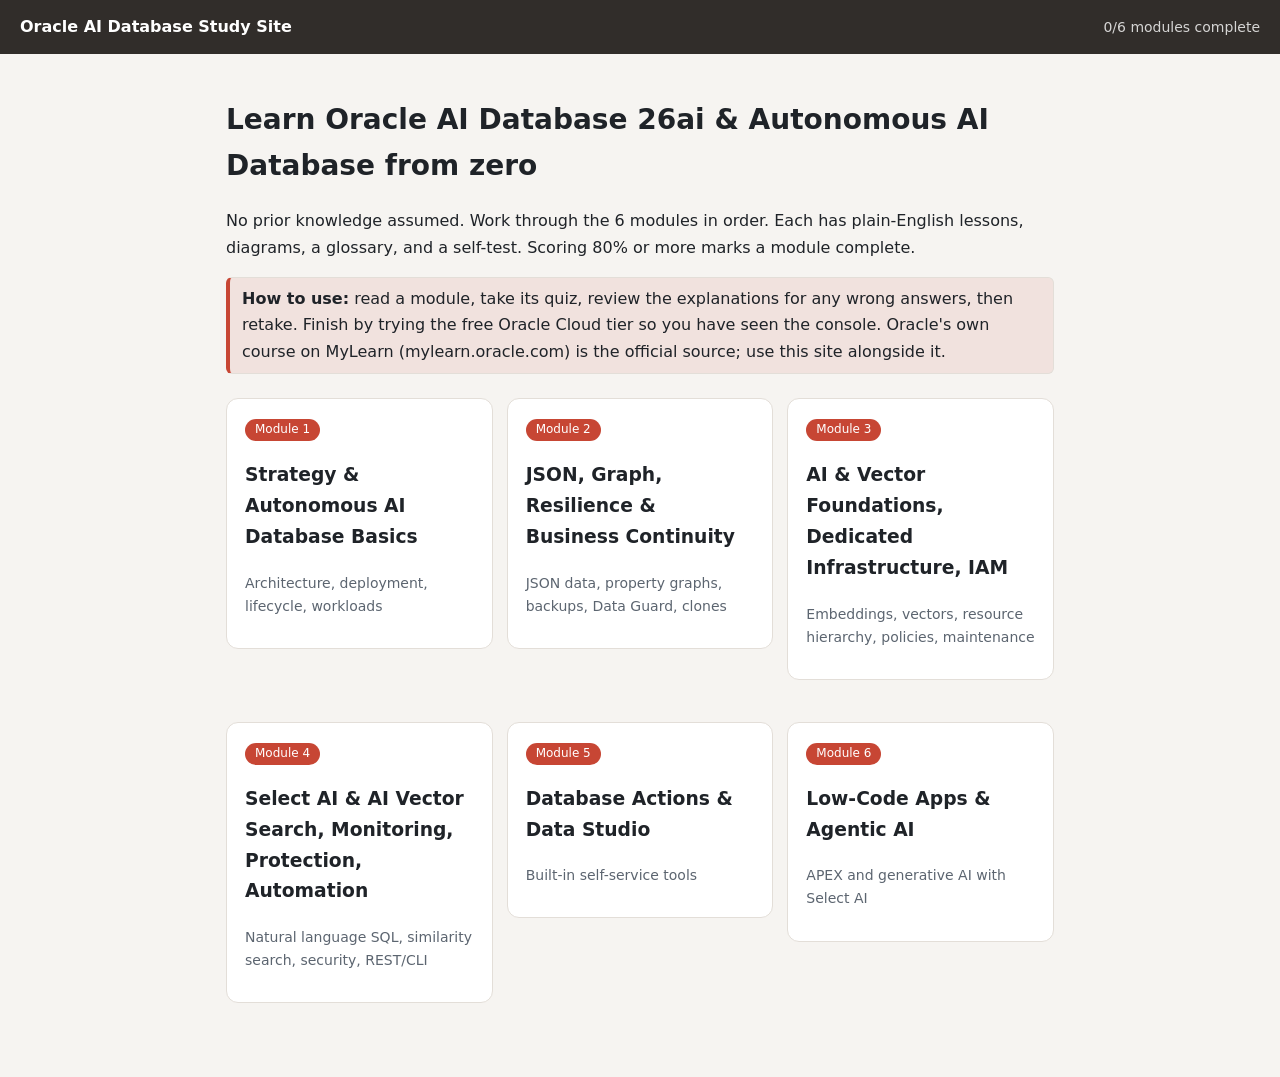
<file: index.html>
<!doctype html><html lang="en"><head><meta charset="utf-8"><meta name="viewport" content="width=device-width,initial-scale=1"><title>Oracle AI Database Study Site</title><link rel="stylesheet" href="style.css"></head><body>
<header><a href="index.html">Oracle AI Database Study Site</a><span id="prog"></span></header>
<main><h1>Learn Oracle AI Database 26ai &amp; Autonomous AI Database from zero</h1>
<p>No prior knowledge assumed. Work through the 6 modules in order. Each has plain-English lessons, diagrams, a glossary, and a self-test. Scoring 80% or more marks a module complete.</p>
<div class="card key"><b>How to use:</b> read a module, take its quiz, review the explanations for any wrong answers, then retake. Finish by trying the free Oracle Cloud tier so you have seen the console. Oracle's own course on MyLearn (mylearn.oracle.com) is the official source; use this site alongside it.</div>
<div class="grid" id="mods"></div></main>
<script src="app.js"></script><script>home()</script></body></html>
</file>
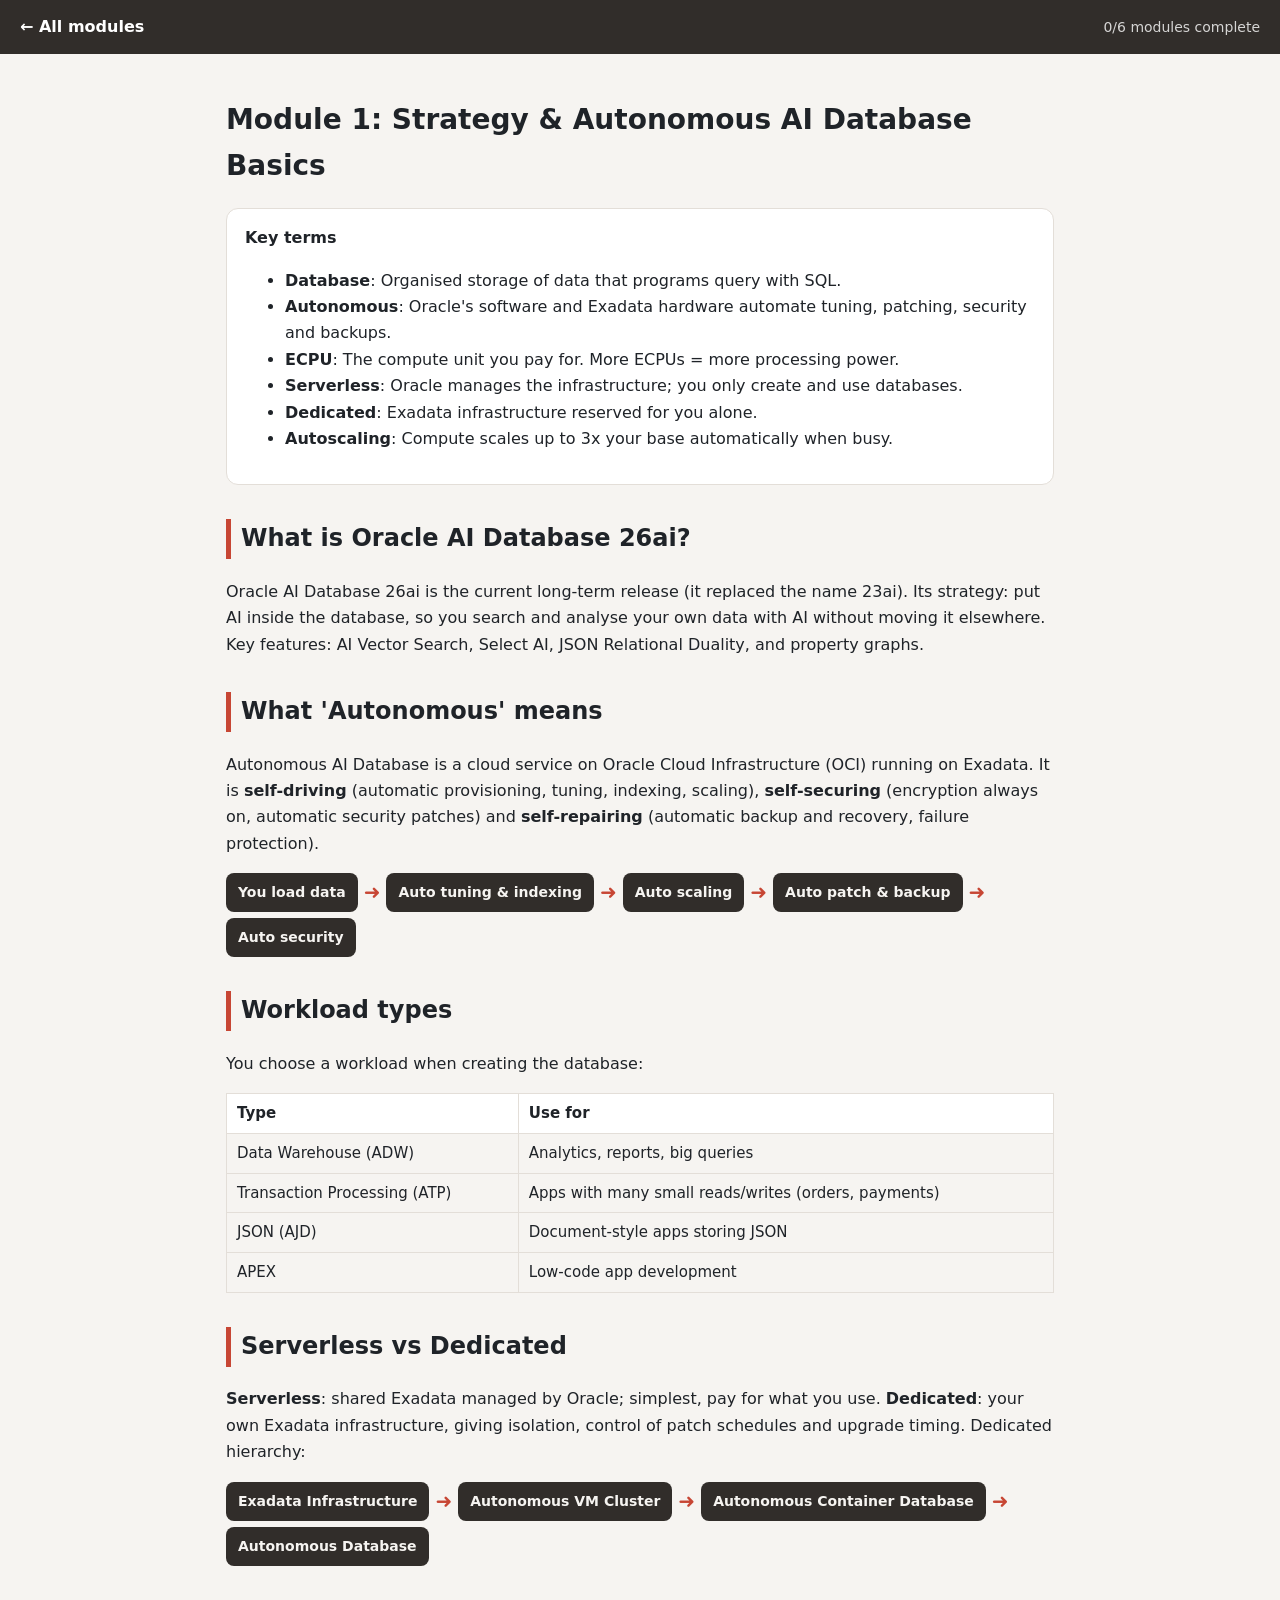
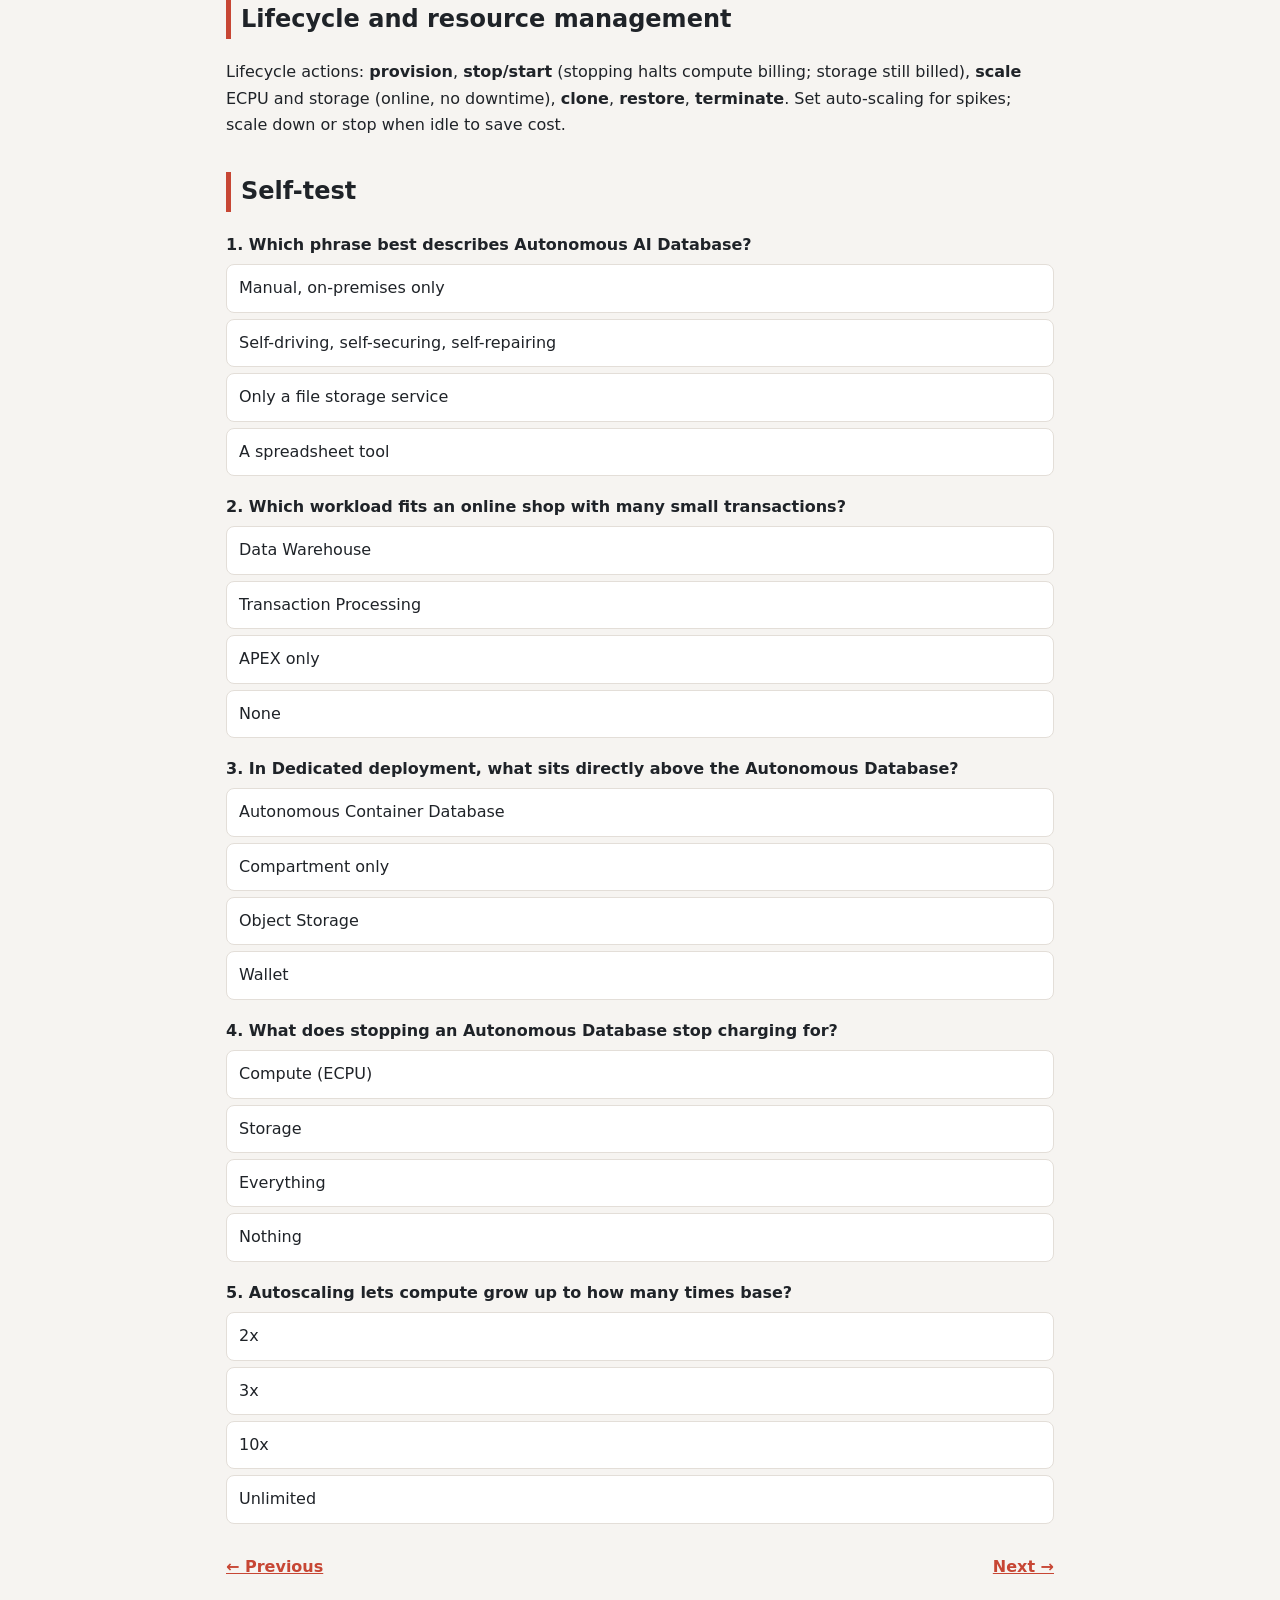
<file: module.html>
<!doctype html><html lang="en"><head><meta charset="utf-8"><meta name="viewport" content="width=device-width,initial-scale=1"><title>Module</title><link rel="stylesheet" href="style.css"></head><body>
<header><a href="index.html">&larr; All modules</a><span id="prog"></span></header>
<main id="app"></main><script src="app.js"></script><script>page()</script></body></html>
</file>
<file: style.css>
:root{--bg:#f6f4f1;--card:#fff;--tx:#1f2328;--mu:#5c6570;--ac:#c74634;--ac2:#312d2a;--ok:#1a7f4b;--bad:#b42318;--bd:#e3ded8}
@media(prefers-color-scheme:dark){:root{--bg:#161412;--card:#221f1c;--tx:#eee9e4;--mu:#a49c94;--ac:#ef6a56;--ac2:#eee9e4;--bd:#38332e}}
*{box-sizing:border-box}body{margin:0;font:16px/1.65 system-ui,Segoe UI,sans-serif;background:var(--bg);color:var(--tx)}
header{background:#312d2a;color:#fff;padding:14px 20px;display:flex;gap:16px;align-items:center;flex-wrap:wrap}
header a{color:#fff;text-decoration:none;font-weight:700}header span{margin-left:auto;font-size:14px;opacity:.8}
main{max-width:860px;margin:0 auto;padding:24px 16px 60px}
h1{font-size:28px}h2{margin-top:34px;border-left:5px solid var(--ac);padding-left:10px}
.card{background:var(--card);border:1px solid var(--bd);border-radius:12px;padding:16px 18px;margin:14px 0}
.grid{display:grid;grid-template-columns:repeat(auto-fit,minmax(250px,1fr));gap:14px}
.grid a{text-decoration:none;color:inherit}.grid .card:hover{border-color:var(--ac)}
.tag{display:inline-block;background:var(--ac);color:#fff;border-radius:99px;padding:1px 10px;font-size:12px}
.done{background:var(--ok)}.mu{color:var(--mu);font-size:14px}
.key{background:rgba(199,70,52,.1);border-left:4px solid var(--ac);padding:8px 12px;border-radius:6px;margin:10px 0}
.flow{display:flex;flex-wrap:wrap;gap:6px;align-items:center;margin:14px 0}
.flow b{background:var(--ac2);color:var(--bg);padding:8px 12px;border-radius:8px;font-size:14px}
.flow i{color:var(--ac);font-style:normal;font-size:20px}
pre{background:#1d1b19;color:#f2e8df;padding:12px;border-radius:8px;overflow:auto;font-size:14px}
table{border-collapse:collapse;width:100%;font-size:15px}td,th{border:1px solid var(--bd);padding:7px 10px;text-align:left}th{background:var(--card)}
.q{margin:18px 0}.o{display:block;width:100%;text-align:left;margin:6px 0;padding:10px 12px;border:1px solid var(--bd);border-radius:8px;background:var(--card);color:var(--tx);font:inherit;cursor:pointer}
.o:hover{border-color:var(--ac)}.o.right{border-color:var(--ok);background:rgba(26,127,75,.15)}.o.wrong{border-color:var(--bad);background:rgba(180,35,24,.15)}
.ex{display:none;font-size:14px;color:var(--mu);margin-top:4px}.btn{background:var(--ac);color:#fff;border:0;border-radius:8px;padding:10px 18px;font:inherit;cursor:pointer}
nav.m{display:flex;justify-content:space-between;margin-top:30px}nav.m a{color:var(--ac);font-weight:600}
</file>
